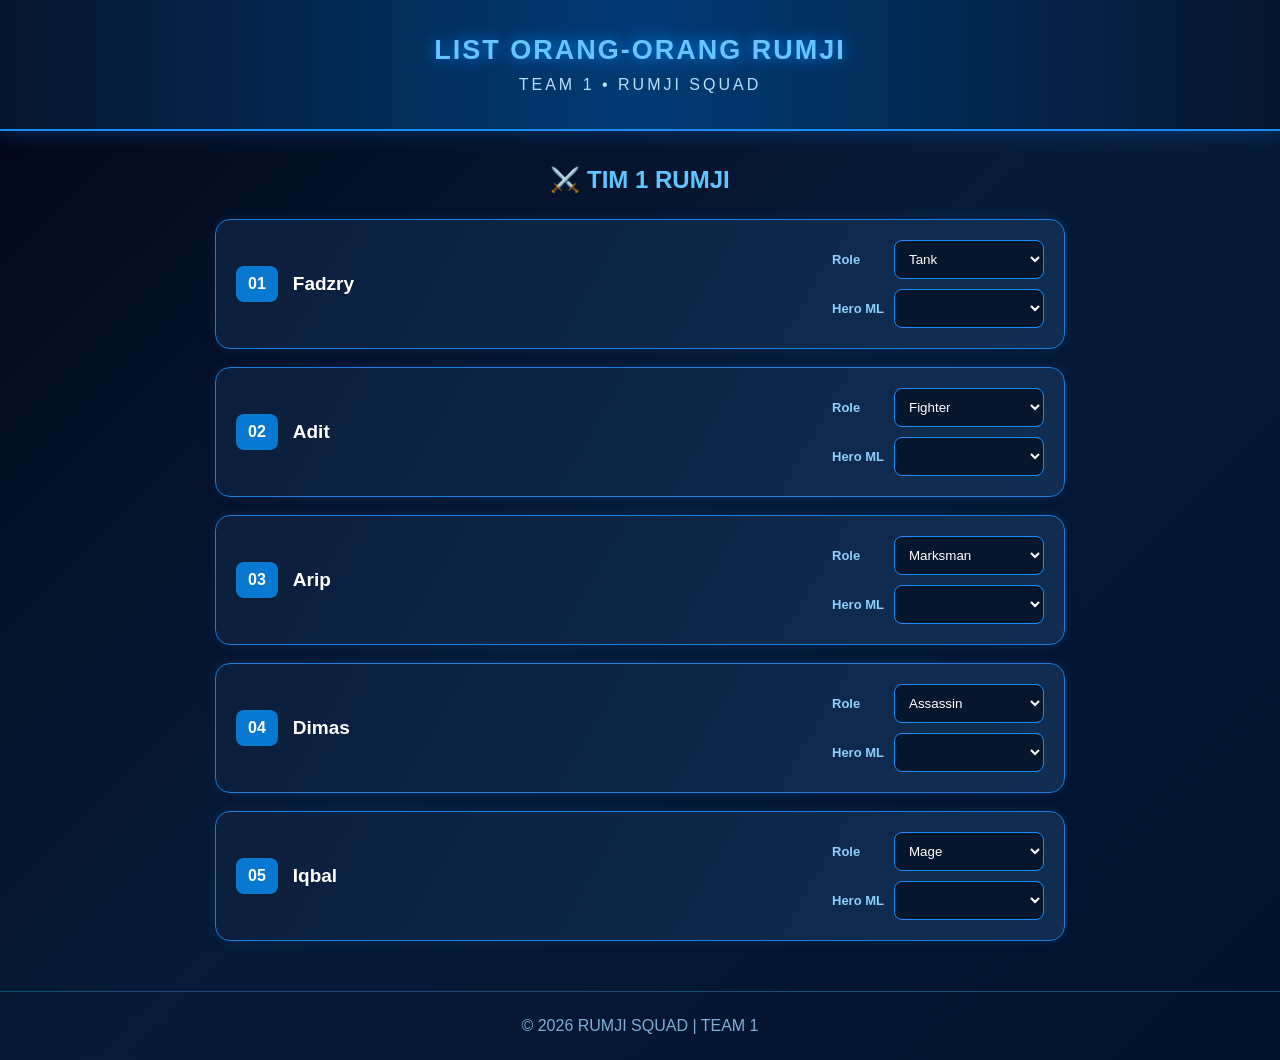
<file: index.html>
<!DOCTYPE html>
<html lang="id">
<head>
    <meta charset="UTF-8">
    <meta name="viewport" content="width=device-width, initial-scale=1.0">
    <title>List Orang-Orang Rumji - Tim 1</title>
    <link rel="stylesheet" href="tim1.css">
</head>
<body>

<header>
    <h1>LIST ORANG-ORANG RUMJI</h1>
    <p>TEAM 1 • RUMJI SQUAD</p>
</header>

<main class="container">

    <h2>⚔️ TIM 1 RUMJI</h2>

    <div class="member-list" id="team1">

        <div class="member">
            <div class="person">
                <span class="number">01</span>
                <h3>Fadzry</h3>
            </div>
            <div class="settings">
                <label>Role</label>
                <select class="role">
                    <option selected>Tank</option>
                    <option>Fighter</option>
                    <option>Assassin</option>
                    <option>Marksman</option>
                    <option>Mage</option>
                    <option>Support</option>
                </select>

                <label>Hero ML</label>
                <select class="hero" data-selected="Kalea"></select>
            </div>
        </div>

        <div class="member">
            <div class="person">
                <span class="number">02</span>
                <h3>Adit</h3>
            </div>
            <div class="settings">
                <label>Role</label>
                <select class="role">
                    <option>Tank</option>
                    <option selected>Fighter</option>
                    <option>Assassin</option>
                    <option>Marksman</option>
                    <option>Mage</option>
                    <option>Support</option>
                </select>

                <label>Hero ML</label>
                <select class="hero" data-selected="Terizla"></select>
            </div>
        </div>

        <div class="member">
            <div class="person">
                <span class="number">03</span>
                <h3>Arip</h3>
            </div>
            <div class="settings">
                <label>Role</label>
                <select class="role">
                    <option>Tank</option>
                    <option>Fighter</option>
                    <option>Assassin</option>
                    <option selected>Marksman</option>
                    <option>Mage</option>
                    <option>Support</option>
                </select>

                <label>Hero ML</label>
                <select class="hero" data-selected="Brody"></select>
            </div>
        </div>

        <div class="member">
            <div class="person">
                <span class="number">04</span>
                <h3>Dimas</h3>
            </div>
            <div class="settings">
                <label>Role</label>
                <select class="role">
                    <option>Tank</option>
                    <option>Fighter</option>
                    <option selected>Assassin</option>
                    <option>Marksman</option>
                    <option>Mage</option>
                    <option>Support</option>
                </select>

                <label>Hero ML</label>
                <select class="hero" data-selected="Fanny"></select>
            </div>
        </div>

        <div class="member">
            <div class="person">
                <span class="number">05</span>
                <h3>Iqbal</h3>
            </div>
            <div class="settings">
                <label>Role</label>
                <select class="role">
                    <option>Tank</option>
                    <option>Fighter</option>
                    <option>Assassin</option>
                    <option>Marksman</option>
                    <option selected>Mage</option>
                    <option>Support</option>
                </select>

                <label>Hero ML</label>
                <select class="hero" data-selected="Zetian"></select>
            </div>
        </div>

    </div>
</main>

<footer>
    <p>© 2026 RUMJI SQUAD | TEAM 1</p>
</footer>

<script>
const heroes = {
    Tank: [
        "Kalea", "Tigreal", "Atlas", "Khufra", "Franco",
        "Johnson", "Lolita", "Minotaur", "Belerick",
        "Hylos", "Gatotkaca", "Uranus", "Gloo",
        "Ed
</file>
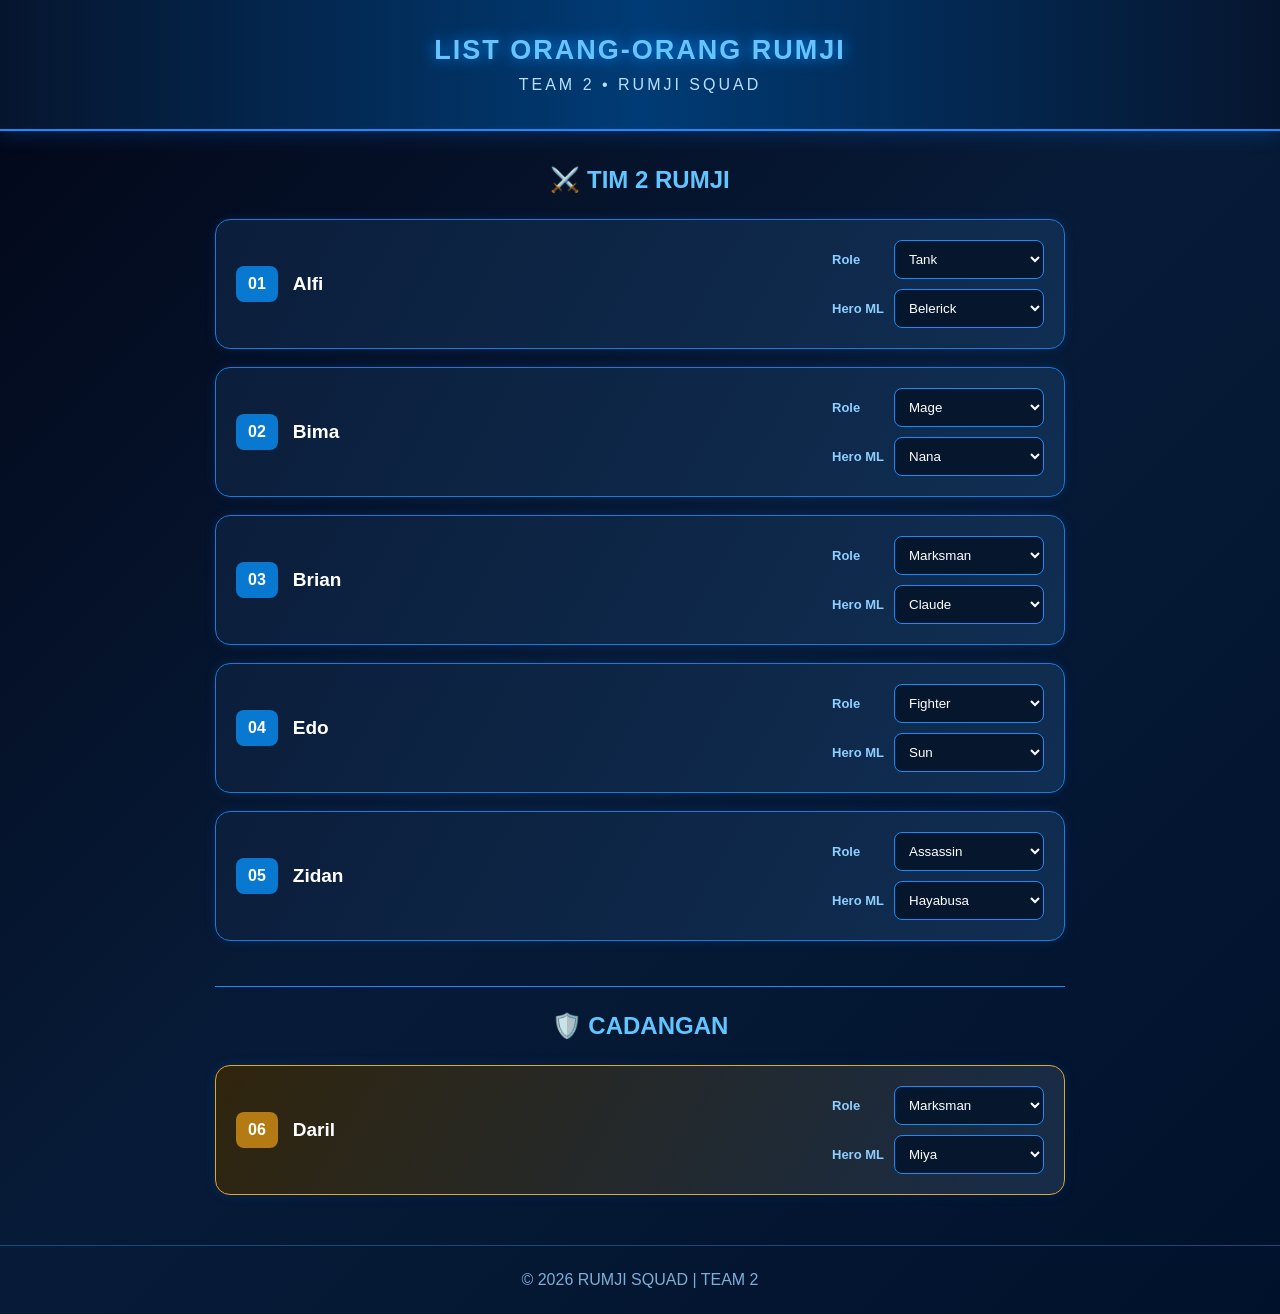
<file: index2.html>
<!DOCTYPE html>
<html lang="id">
<head>
    <meta charset="UTF-8">
    <meta name="viewport" content="width=device-width, initial-scale=1.0">
    <title>List Orang-Orang Rumji - Tim 2</title>
    <link rel="stylesheet" href="tim2.css">
</head>
<body>

<header>
    <h1>LIST ORANG-ORANG RUMJI</h1>
    <p>TEAM 2 • RUMJI SQUAD</p>
</header>

<main class="container">

    <h2>⚔️ TIM 2 RUMJI</h2>

    <div class="member-list" id="team2">

        <div class="member">
            <div class="person">
                <span class="number">01</span>
                <h3>Alfi</h3>
            </div>
            <div class="settings">
                <label>Role</label>
                <select class="role" data-selected="Tank">
                    <option>Tank</option>
                    <option>Fighter</option>
                    <option>Assassin</option>
                    <option>Marksman</option>
                    <option>Mage</option>
                    <option>Support</option>
                </select>

                <label>Hero ML</label>
                <select class="hero" data-selected="Belerick"></select>
            </div>
        </div>

        <div class="member">
            <div class="person">
                <span class="number">02</span>
                <h3>Bima</h3>
            </div>
            <div class="settings">
                <label>Role</label>
                <select class="role" data-selected="Mage">
                    <option>Tank</option>
                    <option>Fighter</option>
                    <option>Assassin</option>
                    <option>Marksman</option>
                    <option>Mage</option>
                    <option>Support</option>
                </select>

                <label>Hero ML</label>
                <select class="hero" data-selected="Nana"></select>
            </div>
        </div>

        <div class="member">
            <div class="person">
                <span class="number">03</span>
                <h3>Brian</h3>
            </div>
            <div class="settings">
                <label>Role</label>
                <select class="role" data-selected="Marksman">
                    <option>Tank</option>
                    <option>Fighter</option>
                    <option>Assassin</option>
                    <option>Marksman</option>
                    <option>Mage</option>
                    <option>Support</option>
                </select>

                <label>Hero ML</label>
                <select class="hero" data-selected="Claude"></select>
            </div>
        </div>

        <div class="member">
            <div class="person">
                <span class="number">04</span>
                <h3>Edo</h3>
            </div>
            <div class="settings">
                <label>Role</label>
                <select class="role" data-selected="Fighter">
                    <option>Tank</option>
                    <option>Fighter</option>
                    <option>Assassin</option>
                    <option>Marksman</option>
                    <option>Mage</option>
                    <option>Support</option>
                </select>

                <label>Hero ML</label>
                <select class="hero" data-selected="Sun"></select>
            </div>
        </div>

        <div class="member">
            <div class="person">
                <span class="number">05</span>
                <h3>Zidan</h3>
            </div>
            <div class="settings">
                <label>Role</label>
                <select class="role" data-selected="Assassin">
                    <option>Tank</option>
                    <option>Fighter</option>
                    <option>Assassin</option>
                    <option>Marksman</option>
                    <option>Mage</option>
                    <option>Support</option>
                </select>

                <label>Hero ML</label>
                <select class="hero" data-selected="Hayabusa"></select>
            </div>
        </div>

    </div>

    <h2 class="reserve-title">🛡️ CADANGAN</h2>

    <div class="member-list">

        <div class="member reserve">
            <div class="person">
                <span class="number">06</span>
                <h3>Daril</h3>
            </div>

            <div class="settings">
                <label>Role</label>
                <select class="role" data-selected="Marksman">
                    <option>Tank</option>
                    <option>Fighter</option>
                    <option>Assassin</option>
                    <option selected>Marksman</option>
                    <option>Mage</option>
                    <option>Support</option>
                </select>

                <label>Hero ML</label>
                <select class="hero" data-selected="Miya"></select>
            </div>
        </div>

    </div>

</main>

<footer>
    <p>© 2026 RUMJI SQUAD | TEAM 2</p>
</footer>

<script>
const heroes = {
    Tank: [
        "Tigreal", "Atlas", "Khufra", "Franco", "Johnson",
        "Lolita", "Minotaur", "Belerick", "Hylos",
        "Gatotkaca", "Uranus", "Gloo", "Edith",
        "Barats", "Akai", "Grock", "Chip", "Kalea"
    ],

    Fighter: [
        "Terizla", "Sun", "Yu Zhong", "Paquito",
        "Chou", "Aldous", "Dyrroth", "Thamuz",
        "X.Borg", "Leomord", "Ruby", "Alpha",
        "Badang", "Balmond", "Freya", "Martis",
        "Arlott", "Cici", "Phoveus", "Minsitthar"
    ],

    Assassin: [
        "Fanny", "Ling", "Hayabusa", "Lancelot",
        "Gusion", "Karina", "Saber", "Natalia",
        "Helcurt", "Hanzo", "Aamon", "Joy",
        "Nolan", "Benedetta", "Selena"
    ],

    Marksman: [
        "Claude", "Miya", "Brody", "Beatrix",
        "Layla", "Granger", "Bruno", "Clint",
        "Karrie", "Wanwan", "Melissa", "Irithel",
        "Lesley", "Hanabi", "Moskov", "Ixia",
        "Popol and Kupa", "Kimmy", "Natan"
    ],

    Mage: [
        "Nana", "Zetian", "Lunox", "Valentina",
        "Kagura", "Eudora", "Aurora", "Lylia",
        "Cecilion", "Yve", "Pharsa", "Xavier",
        "Vexana", "Chang'e", "Odette", "Vale",
        "Valir", "Harith", "Luo Yi", "Novaria",
        "Zhuxin", "Gord", "Cyclops", "Gatotkaca"
    ],

    Support: [
        "Angela", "Estes", "Rafaela", "Floryn",
        "Mathilda", "Diggie", "Carmilla", "Kaja"
    ]
};

document.querySelectorAll(".member").forEach(member => {
    const role = member.querySelector(".role");
    const hero = member.querySelector(".hero");

    function updateHeroes() {
        const selectedHero = hero.dataset.selected || "";

        hero.innerHTML = "";

        heroes[role.value].forEach(name => {
            const option = document.createElement("option");
            option.value = name;
            option.textContent = name;

            hero.appendChild(option);
        });

        if (heroes[role.value].includes(selectedHero)) {
            hero.value = selectedHero;
        } else {
            hero.selectedIndex = 0;
        }

        hero.dataset.selected = hero.value;
    }

    role.value = role.dataset.selected;
    updateHeroes();

    hero.addEventListener("change", () => {
        hero.dataset.selected = hero.value;
    });

    role.addEventListener("change", () => {
        hero.dataset.selected = "";
        updateHeroes();
    });
});
</script>

</body>
</html>
</file>
<file: tim1.css>
* {
    margin: 0;
    padding: 0;
    box-sizing: border-box;
}

body {
    font-family: Arial, sans-serif;
    background: linear-gradient(135deg, #020617, #071b38, #00112b);
    color: white;
    min-height: 100vh;
}

header {
    text-align: center;
    padding: 35px 15px;
    background: linear-gradient(90deg, #06152e, #003b75, #06152e);
    border-bottom: 2px solid #168cff;
    box-shadow: 0 0 20px #007bff55;
}

header h1 {
    font-size: 27px;
    letter-spacing: 2px;
    color: #66c5ff;
    text-shadow: 0 0 15px #008cff;
}

header p {
    margin-top: 10px;
    color: #b9dfff;
    letter-spacing: 3px;
}

.container {
    width: 90%;
    max-width: 850px;
    margin: 35px auto;
}

.container h2 {
    text-align: center;
    color: #61c5ff;
    margin-bottom: 25px;
    font-size: 24px;
}

.member-list {
    display: flex;
    flex-direction: column;
    gap: 18px;
}

.member {
    background: linear-gradient(120deg, #0b1e3b, #102e52);
    border: 1px solid #167ddd;
    border-radius: 15px;
    padding: 20px;
    display: flex;
    justify-content: space-between;
    align-items: center;
    gap: 20px;
    box-shadow: 0 0 12px #007bff22;
    transition: 0.3s;
}

.member:hover {
    transform: translateY(-4px);
    box-shadow: 0 0 20px #008cff77;
    border-color: #62c5ff;
}

.person {
    display: flex;
    align-items: center;
    gap: 15px;
    min-width: 120px;
}

.person h3 {
    font-size: 19px;
    color: white;
}

.number {
    background: #0878d1;
    color: white;
    padding: 9px 12px;
    border-radius: 8px;
    font-weight: bold;
}

.settings {
    display: grid;
    grid-template-columns: auto minmax(110px, 150px);
    gap: 10px;
    align-items: center;
}

.settings label {
    color: #8dcfff;
    font-size: 13px;
    font-weight: bold;
}

select {
    background: #06172d;
    color: white;
    border: 1px solid #168cff;
    padding: 10px;
    border-radius: 8px;
    outline: none;
    cursor: pointer;
    width: 100%;
}

select:focus {
    border-color: #66c5ff;
    box-shadow: 0 0 10px #008cff;
}

footer {
    text-align: center;
    padding: 25px;
    color: #7daed6;
    border-top: 1px solid #164a77;
    margin-top: 50px;
}

@media (max-width: 600px) {
    header h1 {
        font-size: 21px;
    }

    .member {
        flex-direction: column;
        align-items: stretch;
    }

    .settings {
        grid-template-columns: 75px 1fr;
    }
}
</file>
<file: tim2.css>
* {
    margin: 0;
    padding: 0;
    box-sizing: border-box;
}

body {
    font-family: Arial, sans-serif;
    background: linear-gradient(135deg, #020617, #071b38, #00112b);
    color: white;
    min-height: 100vh;
}

header {
    text-align: center;
    padding: 35px 15px;
    background: linear-gradient(90deg, #06152e, #003b75, #06152e);
    border-bottom: 2px solid #168cff;
    box-shadow: 0 0 20px #007bff55;
}

header h1 {
    font-size: 27px;
    letter-spacing: 2px;
    color: #66c5ff;
    text-shadow: 0 0 15px #008cff;
}

header p {
    margin-top: 10px;
    color: #b9dfff;
    letter-spacing: 3px;
}

.container {
    width: 90%;
    max-width: 850px;
    margin: 35px auto;
}

.container h2 {
    text-align: center;
    color: #61c5ff;
    margin-bottom: 25px;
    font-size: 24px;
}

.member-list {
    display: flex;
    flex-direction: column;
    gap: 18px;
}

.member {
    background: linear-gradient(120deg, #0b1e3b, #102e52);
    border: 1px solid #167ddd;
    border-radius: 15px;
    padding: 20px;
    display: flex;
    justify-content: space-between;
    align-items: center;
    gap: 20px;
    box-shadow: 0 0 12px #007bff22;
    transition: 0.3s;
}

.member:hover {
    transform: translateY(-4px);
    box-shadow: 0 0 20px #008cff77;
    border-color: #62c5ff;
}

.person {
    display: flex;
    align-items: center;
    gap: 15px;
    min-width: 120px;
}

.person h3 {
    font-size: 19px;
    color: white;
}

.number {
    background: #0878d1;
    color: white;
    padding: 9px 12px;
    border-radius: 8px;
    font-weight: bold;
}

.settings {
    display: grid;
    grid-template-columns: auto minmax(110px, 150px);
    gap: 10px;
    align-items: center;
}

.settings label {
    color: #8dcfff;
    font-size: 13px;
    font-weight: bold;
}

select {
    background: #06172d;
    color: white;
    border: 1px solid #168cff;
    padding: 10px;
    border-radius: 8px;
    outline: none;
    cursor: pointer;
    width: 100%;
}

select:focus {
    border-color: #66c5ff;
    box-shadow: 0 0 10px #008cff;
}

.reserve-title {
    margin-top: 45px;
    padding-top: 25px;
    border-top: 1px solid #168cff;
}

.reserve {
    border: 1px solid #e0a82e;
    background: linear-gradient(120deg, #30250d, #172c49);
}

.reserve .number {
    background: #b47a13;
}

footer {
    text-align: center;
    padding: 25px;
    color: #7daed6;
    border-top: 1px solid #164a77;
    margin-top: 50px;
}

@media (max-width: 600px) {
    header h1 {
        font-size: 21px;
    }

    .member {
        flex-direction: column;
        align-items: stretch;
    }

    .settings {
        grid-template-columns: 75px 1fr;
    }
}
</file>
